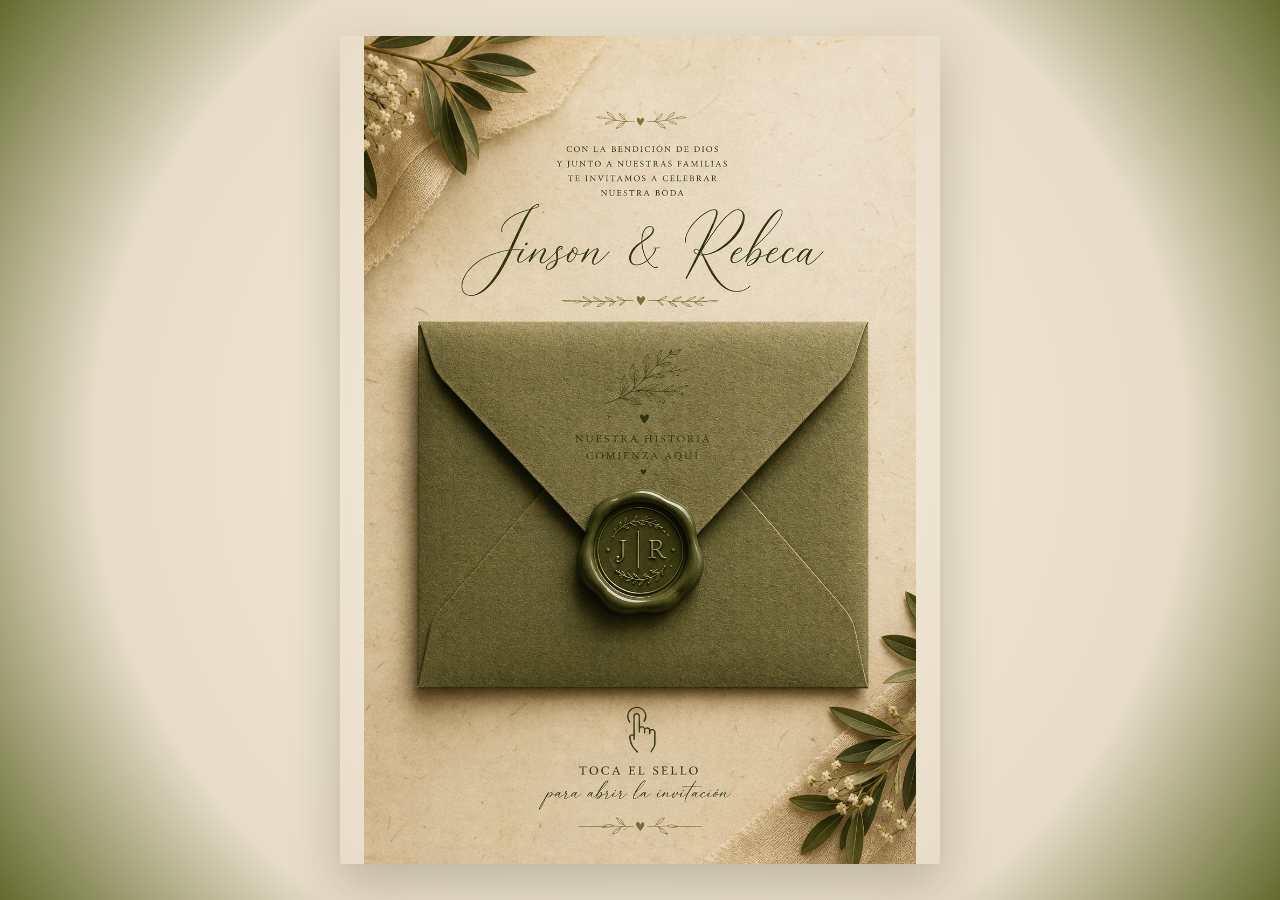
<file: index.html>
<!DOCTYPE html>
<html lang="es">

<head>
    <meta charset="UTF-8">
    <meta name="viewport" content="width=device-width, initial-scale=1.0">

    <title>Jinson & Rebeca | Nuestra Boda</title>

    <link rel="stylesheet" href="css/estilos.css">

    <link rel="preconnect" href="https://fonts.googleapis.com">
    <link rel="preconnect" href="https://fonts.gstatic.com" crossorigin>

    <link
        href="https://fonts.googleapis.com/css2?family=Great+Vibes&display=swap"
        rel="stylesheet"
    >
</head>

<body>

    <!-- =========================================
         PORTADA
    ========================================= -->

    <main class="portada" id="portada">

        <div class="invitacion-imagen">

            <img
                src="img/portada-boda.png"
                alt="Invitación de boda de Jinson y Rebeca"
            >

            <button
                class="zona-sello"
                id="zonaSello"
                onclick="abrirInvitacion()"
                aria-label="Abrir invitación"
            ></button>

        </div>

    </main>


    <!-- =========================================
         INVITACIÓN COMPLETA
    ========================================= -->

    <section class="invitacion" id="invitacion">

        <div class="invitacion-contenido">


            <!-- FOTO DE PORTADA -->

            <div class="foto-portada-invitacion">

                <img
                    src="img/portada-inicial.jpeg"
                    alt="Jinson y Rebeca"
                >

                <svg
                    class="curva-portada"
                    viewBox="0 0 500 60"
                    preserveAspectRatio="none"
                >
                    <path
                        d="M0,0 C150,60 350,60 500,0 L500,60 L0,60 Z"
                        fill="#e7dcc7"
                    ></path>
                </svg>

            </div>


            <!-- NOMBRES -->

            <p class="invitacion-eyebrow">
                Nos casamos
            </p>

            <h1 class="invitacion-nombres">
                Jinson &amp; Rebeca
            </h1>

            <p class="texto-invitacion-especial">
                Invitación especial para
            </p>

            <p class="nombre-invitado" id="nombreInvitado">
                Invitado especial
            </p>


            <!-- REPRODUCTOR -->

            <div class="reproductor-cancion">

                <button
                    class="btn-play"
                    id="btnPlay"
                    onclick="toggleCancion()"
                    aria-label="Reproducir canción"
                >

                    <svg
                        class="icono-play"
                        viewBox="0 0 24 24"
                        width="18"
                        height="18"
                    >
                        <path
                            d="M8 5v14l11-7z"
                            fill="currentColor"
                        ></path>
                    </svg>

                    <svg
                        class="icono-pause"
                        viewBox="0 0 24 24"
                        width="18"
                        height="18"
                        style="display:none;"
                    >
                        <path
                            d="M6 5h4v14H6zM14 5h4v14h-4z"
                            fill="currentColor"
                        ></path>
                    </svg>

                </button>

                <div class="info-cancion">

                    <span class="nombre-cancion">
                        Dale play a nuestra canción
                    </span>

                </div>

                <audio id="audioCancion" loop>

                    <source
                        src="audio/nuestra-cancion.mpeg"
                        type="audio/mpeg"
                    >

                </audio>

            </div>


            <!-- MENSAJE -->

            <p class="invitacion-mensaje">

                Con la bendición de Dios y nuestras familias,
                queremos compartir contigo el día más importante
                de nuestras vidas.

            </p>


            <!-- GALERÍA -->

            <div class="galeria-fotos">

                <div class="foto-polaroid foto-izquierda">

                    <img
                        src="img/foto-1.jpeg"
                        alt="Jinson y Rebeca"
                    >

                </div>

                <div class="foto-polaroid foto-derecha">

                    <img
                        src="img/foto-2.jpeg"
                        alt="Jinson y Rebeca"
                    >

                </div>

            </div>


            <!-- RESERVA -->

            <p class="texto-reserva">
                Reserva la fecha...
            </p>


            <!-- CALENDARIO -->

            <div class="invitacion-fecha">

                <img
                    src="img/calendario.png"
                    alt="Calendario de septiembre de 2026"
                >

            </div>


            <!-- CUENTA REGRESIVA -->

            <div class="franja-olivo">

                <p class="texto-espera">
                    La espera termina en...
                </p>

                <div
                    class="cuenta-regresiva"
                    id="cuentaRegresiva"
                >

                    <div class="unidad">

                        <span class="numero" id="dias">
                            00
                        </span>

                        <span class="etiqueta">
                            Días
                        </span>

                    </div>

                    <div class="unidad">

                        <span class="numero" id="horas">
                            00
                        </span>

                        <span class="etiqueta">
                            Horas
                        </span>

                    </div>

                    <div class="unidad">

                        <span class="numero" id="minutos">
                            00
                        </span>

                        <span class="etiqueta">
                            Min
                        </span>

                    </div>

                    <div class="unidad">

                        <span class="numero" id="segundos">
                            00
                        </span>

                        <span class="etiqueta">
                            Seg
                        </span>

                    </div>

                </div>

            </div>


            <!-- DETALLES -->

            <div class="detalle">

                <h3>
                    Ceremonia y Recepción
                </h3>

                <p>
                    6:00 PM
                </p>

                <p>
                    Eventos M.O.S.K.
                </p>

                <h3>
                    Ubicación
                </h3>

                <p>
                    Santa Isabel, Av. Pasaje
                </p>

                <a
                    class="btn-ver-mapa"
                    href="https://www.google.com/maps/search/?api=1&query=Eventos+M.O.S.K.+Santa+Isabel+Ecuador"
                    target="_blank"
                    rel="noopener noreferrer"
                >
                    Ver mapa
                </a>

                <a
                    class="icono-mapa-link"
                    href="https://www.google.com/maps/search/?api=1&query=Eventos+M.O.S.K.+Santa+Isabel+Ecuador"
                    target="_blank"
                    rel="noopener noreferrer"
                >

                    <img
                        src="img/mapa.png"
                        alt="Ver ubicación en el mapa"
                        class="icono-mapa"
                    >

                </a>

            </div>


            <!-- NOTAS -->

            <div class="grupo-notas">

                <div class="nota-imagen nota-uno">

                    <img
                        src="img/nota1.png"
                        alt="Sugerencia de regalos"
                    >

                </div>

                <div class="nota-imagen nota-dos">

                    <img
                        src="img/nota2.png"
                        alt="Código de vestimenta"
                    >

                </div>

            </div>


            <!-- ÁLBUM -->

            <div class="nota-album">

                <img
                    src="img/Album.png"
                    alt="Álbum de fotos"
                >

            </div>


            <!-- NOTAS IMPORTANTES -->

            <div class="notas-importantes">

                <div class="nota-item">

                    <h4>
                        Nos vemos a tiempo
                    </h4>

                    <p class="nota-destacado">
                        Llegada - 6:00 p.m.
                    </p>

                    <p>
                        Les pedimos llegar puntualmente para contar
                        con tiempo suficiente para su recepción y
                        acomodo antes de la ceremonia.
                    </p>

                </div>


                <div class="nota-item">

                    <h4>
                        Ceremonia sin interrupciones
                    </h4>

                    <p>
                        Durante la ceremonia, agradecemos mantener
                        los teléfonos en silencio y evitar cualquier
                        interrupción.
                    </p>

                </div>


                <div class="nota-item">

                    <h4>
                        Invitación personal
                    </h4>

                    <p>
                        Válida únicamente para las personas indicadas
                        en ella. Agradecemos no añadir acompañantes
                        no confirmados.
                    </p>

                </div>


                <div class="nota-item">

                    <h4>
                        Fotos y videos
                    </h4>

                    <p>
                        Son bienvenidos siempre que no interfieran
                        con la ceremonia ni con el trabajo de nuestros
                        fotógrafos.
                    </p>

                </div>

            </div>


            <!-- ASISTENCIA -->

            <div class="nota-asistencia">

                <img
                    src="img/Asistencia.png"
                    alt="Confirma tu asistencia"
                >

            </div>

            <!-- CONTACTO -->

            <div class="contacto-whatsapp">

                <p>Por favor, contáctanos para confirmar tu asistencia</p>

                <a

                    class="btn-whatsapp"
                    href="https://wa.me/593980926288?text=Hola%2C%20estoy%20aqu%C3%AD%20para%20confirmar%20mi%20asistencia"
                    target="_blank"
                    rel="noopener noreferrer"
                >
                    <svg viewBox="0 0 24 24" width="20" height="20" fill="currentColor">
                        <path d="M17.6 6.32A8.86 8.86 0 0 0 12.05 4C7.5 4 3.8 7.7 3.8 12.25c0 1.45.38 2.85 1.1 4.1L3.75 20.5l4.25-1.12a8.4 8.4 0 0 0 4.05 1.03h.004c4.55 0 8.25-3.7 8.25-8.25a8.2 8.2 0 0 0-2.43-5.84Zm-5.55 12.7h-.003a6.86 6.86 0 0 1-3.5-.96l-.25-.15-2.6.68.7-2.55-.16-.26a6.87 6.87 0 0 1-1.05-3.65c0-3.8 3.1-6.9 6.9-6.9 1.84 0 3.57.72 4.87 2.02a6.83 6.83 0 0 1 2.02 4.87c0 3.8-3.1 6.9-6.9 6.9Zm3.78-5.17c-.2-.1-1.2-.6-1.4-.66-.2-.07-.33-.1-.47.1-.14.2-.55.66-.67.8-.13.14-.25.15-.46.05-.2-.1-.87-.32-1.66-1.03-.6-.55-1.02-1.23-1.14-1.44-.12-.2-.01-.32.09-.42.1-.1.2-.25.3-.37.1-.13.13-.2.2-.35.07-.15.03-.28-.02-.38-.05-.1-.47-1.13-.65-1.55-.17-.4-.34-.35-.47-.36h-.4c-.14 0-.36.05-.55.25-.19.2-.72.7-.72 1.72s.74 2 .84 2.13c.1.14 1.44 2.2 3.5 3.08.49.21.87.34 1.17.43.49.16.94.13 1.29.08.4-.06 1.2-.49 1.37-.96.17-.47.17-.87.12-.96-.05-.09-.18-.14-.38-.24Z"/>
                    </svg>
                    Escríbenos por WhatsApp
                </a>

            </div>

            <!-- FIRMA -->

            <div class="contenido-final">

                <p class="invitacion-firma">
                    Con cariño, Jinson &amp; Rebeca
                </p>

            </div>


        </div>

    </section>


    <!-- JAVASCRIPT -->

    <script src="js/script.js"></script>

</body>

</html>
</file>
<file: css/estilos.css>
/* =========================================================
   CONFIGURACIÓN GENERAL
========================================================= */

* {
    margin: 0;
    padding: 0;
    box-sizing: border-box;
}

html {
    width: 100%;
    min-height: 100%;
    overflow-x: hidden;
    scroll-behavior: smooth;
}

body {
    width: 100%;
    min-height: 100%;
    overflow-x: hidden;

    background: #e8dfcf;

    font-family:
        Georgia,
        "Times New Roman",
        serif;

    color: #4a3f2f;
}


/* =========================================================
   VARIABLES
========================================================= */

:root {

    --verde-oliva: #636B2F;

    --verde-oliva-claro: #7D8544;

    --beige: #f4ecdc;

    --beige-oscuro: #e7dcc7;

    --texto: #4a3f2f;

    --dorado: #a08a5f;

    --sombra:
        0 10px 25px
        rgba(60, 50, 30, 0.18);

}


/* =========================================================
   PORTADA RESPONSIVE
========================================================= */

.portada {

    width: 100%;

    min-height: 100svh;
    min-height: 100dvh;

    display: flex;

    justify-content: center;

    align-items: center;

    padding:
        clamp(
            8px,
            2vw,
            30px
        );

    background:
        radial-gradient(
            circle at center,
            #f4ecdc 0%,
            #e7dcc7 70%,
            #636B2F 100%
        );

    overflow: hidden;
}


/* =========================================================
   CONTENEDOR DE LA INVITACIÓN
========================================================= */

.invitacion-imagen {

    position: relative;

    /*
       El ancho se adapta automáticamente.
       Nunca será mayor a 600px.
    */

    width:
        min(
            90vw,
            600px
        );

    /*
       Evitamos que la imagen sea más alta
       que la pantalla.
    */

    max-height:
        94svh;

    max-height:
        94dvh;

    line-height: 0;

    box-shadow:
        0 20px 50px
        rgba(
            60,
            50,
            30,
            0.25
        );

    overflow: hidden;

    border-radius: 2px;
}


/* =========================================================
   IMAGEN DE PORTADA
========================================================= */

.invitacion-imagen img {

    display: block;

    width: 100%;

    height: auto;

    /*
       Mantiene las proporciones originales
       de portada-boda.png
    */

    max-height:
        94svh;

    max-height:
        94dvh;

    object-fit: contain;

}


/* =========================================================
   ÁREA DEL SELLO
========================================================= */

.zona-sello {

    position: absolute;

    /*
       El centro horizontal siempre será
       exactamente el centro de la imagen.
    */

    left: 50%;

    /*
       Esta posición mantiene el botón
       sobre el sello.
    */

    top: 62%;

    /*
       El tamaño también se adapta.
    */

    width:
        clamp(
            50px,
            15%,
            95px
        );

    aspect-ratio: 1 / 1;

    transform:
        translate(
            -50%,
            -50%
        );

    border: none;

    border-radius: 50%;

    background:
        transparent;

    cursor: pointer;

    z-index: 10;

    transition:
        transform 0.3s ease,
        background 0.3s ease;

    /*
       Evita que el navegador haga
       efectos raros al tocarlo.
    */

    -webkit-tap-highlight-color:
        transparent;

    touch-action: manipulation;
}


/* =========================================================
   EFECTO DEL SELLO
========================================================= */

.zona-sello:hover {

    transform:
        translate(
            -50%,
            -50%
        )
        scale(1.08);

    background:
        rgba(
            255,
            255,
            255,
            0.04
        );
}


/* =========================================================
   CELULARES PEQUEÑOS
   HASTA 380px
========================================================= */

@media (max-width: 380px) {

    .portada {

        padding: 0;

        align-items: center;
    }


    .invitacion-imagen {

        width: 100vw;

        max-width: 100vw;

        max-height: 100dvh;

        border-radius: 0;

        box-shadow: none;
    }


    .invitacion-imagen img {

        width: 100%;

        max-width: 100%;

        max-height: 100dvh;

        height: auto;
    }


    .zona-sello {

        width:
            clamp(
                50px,
                16vw,
                70px
            );
    }

}


/* =========================================================
   CELULARES NORMALES
   381px - 600px
========================================================= */

@media (
    min-width: 381px
) and (
    max-width: 600px
) {

    .portada {

        padding: 0;

        align-items: center;
    }


    .invitacion-imagen {

        width: 100vw;

        max-width: 100vw;

        max-height: 100dvh;

        border-radius: 0;

        box-shadow: none;
    }


    .invitacion-imagen img {

        width: 100%;

        max-height: 100dvh;

        height: auto;
    }


    .zona-sello {

        width:
            clamp(
                55px,
                15vw,
                80px
            );
    }

}


/* =========================================================
   TABLETS
   601px - 1024px
========================================================= */

@media (
    min-width: 601px
) and (
    max-width: 1024px
) {

    .portada {

        padding:
            20px;
    }


    .invitacion-imagen {

        width:
            min(
                78vw,
                600px
            );

        max-height: 92dvh;
    }


    .invitacion-imagen img {

        max-height: 92dvh;
    }


    .zona-sello {

        width:
            clamp(
                60px,
                10vw,
                90px
            );
    }

}


/* =========================================================
   LAPTOP / PC
   DESDE 1025px
========================================================= */

@media (min-width: 1025px) {

    .portada {

        padding:
            25px;
    }


    .invitacion-imagen {

        width:
            min(
                55vw,
                600px
            );

        max-height: 92dvh;
    }


    .invitacion-imagen img {

        max-height: 92dvh;
    }


    .zona-sello {

        width:
            clamp(
                60px,
                7vw,
                90px
            );
    }

}


/* =========================================================
   MONITORES GRANDES
   DESDE 1440px
========================================================= */

@media (min-width: 1440px) {

    .invitacion-imagen {

        width: 580px;

        max-height: 90dvh;
    }


    .invitacion-imagen img {

        max-height: 90dvh;
    }

}


/* =========================================================
   PANTALLAS MUY ALTAS
========================================================= */

@media (
    min-height: 900px
) and (
    max-width: 600px
) {

    .invitacion-imagen {

        width:
            min(
                100vw,
                600px
            );

        max-height: 94dvh;
    }

}


/* =========================================================
   PANTALLAS MUY BAJAS
   EJEMPLO: CELULARES HORIZONTALMENTE
========================================================= */

@media (
    max-height: 600px
) {

    .portada {

        padding:
            5px;
    }


    .invitacion-imagen {

        max-height: 96dvh;
    }


    .invitacion-imagen img {

        max-height: 96dvh;
    }

}


/* =========================================================
   INVITACIÓN
========================================================= */

.invitacion {

    display: none;

    width: 100%;

    min-height: 100vh;

    padding:
        clamp(40px, 7vw, 80px)
        clamp(15px, 4vw, 30px);

    background:
        radial-gradient(
            circle at center,
            #f4ecdc 0%,
            #e7dcc7 70%,
            #d9ccb4 100%
        );

    opacity: 0;
}


.invitacion.visible {

    display: flex;

    justify-content: center;

    animation:
        apareceInvitacion
        1.1s ease forwards;
}


@keyframes apareceInvitacion {

    from {

        opacity: 0;

        transform:
            translateY(20px);
    }

    to {

        opacity: 1;

        transform:
            translateY(0);
    }

}


/* =========================================================
   CONTENIDO CENTRAL
========================================================= */

.invitacion-contenido {

    width: 100%;

    max-width: 520px;

    margin: 0 auto;

    text-align: center;

    color: var(--texto);
}


/* =========================================================
   FOTO DE PORTADA
========================================================= */

.foto-portada-invitacion {

    position: relative;

    width: 100vw;

    margin-top:
        clamp(-80px, -7vw, -40px);

    margin-bottom:
        clamp(25px, 5vw, 40px);

    margin-left: 50%;

    transform:
        translateX(-50%);

    overflow: hidden;
}


.foto-portada-invitacion img {

    display: block;

    width: 100%;

    height:
        clamp(
            250px,
            42vw,
            460px
        );

    object-fit: cover;

    object-position: center;
}


.curva-portada {

    position: absolute;

    bottom: -1px;

    left: 0;

    width: 100%;

    height:
        clamp(
            35px,
            6vw,
            65px
        );

    display: block;
}


/* =========================================================
   NOMBRES
========================================================= */

.invitacion-eyebrow {

    text-transform: uppercase;

    letter-spacing:
        clamp(
            2px,
            0.5vw,
            4px
        );

    font-size:
        clamp(
            0.7rem,
            2vw,
            0.9rem
        );

    color: var(--dorado);

    margin-bottom: 10px;
}


.invitacion-nombres {

    font-family:
        "Great Vibes",
        cursive;

    font-size:
        clamp(
            2.5rem,
            8vw,
            4rem
        );

    line-height: 1;

    font-weight: normal;

    margin-bottom:
        clamp(
            20px,
            4vw,
            30px
        );

    color: var(--verde-oliva);
}


/* =========================================================
   REPRODUCTOR
========================================================= */

.reproductor-cancion {

    display: flex;

    align-items: center;

    justify-content: center;

    gap:
        clamp(
            10px,
            3vw,
            15px
        );

    width: min(
        100%,
        330px
    );

    margin:
        0 auto
        clamp(
            25px,
            5vw,
            40px
        );

    padding:
        9px
        clamp(
            15px,
            4vw,
            22px
        );

    background:
        rgba(
            255,
            255,
            255,
            0.35
        );

    border:
        1px solid
        rgba(
            160,
            138,
            95,
            0.3
        );

    border-radius: 40px;
}


.btn-play {

    display: flex;

    align-items: center;

    justify-content: center;

    width: 35px;

    height: 35px;

    flex-shrink: 0;

    border: none;

    border-radius: 50%;

    background: var(--texto);

    color: var(--beige);

    cursor: pointer;

    transition:
        background 0.3s ease,
        transform 0.3s ease;
}


.btn-play:hover {

    background: #6b5a42;

    transform:
        scale(1.05);
}


.info-cancion {

    display: flex;

    flex-direction: column;

    align-items: flex-start;

    text-align: left;

    line-height: 1.3;

    min-width: 0;
}


.nombre-cancion {

    font-size:
        clamp(
            0.72rem,
            2vw,
            0.85rem
        );

    color: var(--texto);

    white-space: nowrap;
}


/* =========================================================
   ANIMACIÓN REPRODUCTOR
========================================================= */

.reproductor-cancion.sonando .btn-play {

    animation:
        pulsoSuave
        1.4s ease-in-out infinite;
}


@keyframes pulsoSuave {

    0%,
    100% {

        box-shadow:
            0 0 0 0
            rgba(
                74,
                63,
                47,
                0.3
            );
    }

    50% {

        box-shadow:
            0 0 0 8px
            rgba(
                74,
                63,
                47,
                0
            );
    }

}


/* =========================================================
   MENSAJE
========================================================= */

.invitacion-mensaje {

    width: 100%;

    max-width: 470px;

    margin:
        0 auto
        clamp(
            30px,
            6vw,
            45px
        );

    padding:
        0 10px;

    font-size:
        clamp(
            0.9rem,
            2.5vw,
            1.05rem
        );

    line-height: 1.7;
}


/* =========================================================
   GALERÍA
========================================================= */

.galeria-fotos {

    position: relative;

    width: 100%;

    max-width: 520px;

    margin:
        10px auto
        clamp(
            45px,
            8vw,
            65px
        );

    display: flex;

    justify-content: center;

    align-items: center;

    gap:
        clamp(
            4px,
            2vw,
            12px
        );

    overflow: visible;
}


.foto-polaroid {

    position: relative;

    width: 47%;

    max-width: 245px;

    background: #fdfaf3;

    padding:
        clamp(6px, 2vw, 10px)
        clamp(6px, 2vw, 10px)
        clamp(18px, 3vw, 25px);

    box-shadow:
        0 8px 18px
        rgba(
            60,
            50,
            30,
            0.25
        );

    overflow: visible;

    z-index: 2;
}


.foto-polaroid img {

    display: block;

    width: 100%;

    aspect-ratio: 4 / 5;

    object-fit: cover;

    position: relative;

    z-index: 2;
}


/* =========================================================
   RAMA OLIVO
========================================================= */

.foto-derecha::before {

    content: "";

    position: absolute;

    width:
        clamp(
            120px,
            30vw,
            190px
        );

    height:
        clamp(
            160px,
            38vw,
            240px
        );

    background-image:
        url("../img/flor-olivo2.png");

    background-size: contain;

    background-repeat: no-repeat;

    background-position: center;

    right:
        clamp(
            -60px,
            -10vw,
            -30px
        );

    top:
        clamp(
            100px,
            18vw,
            160px
        );

    transform:
        rotate(12deg);

    z-index: -1;

    pointer-events: none;
}


.foto-izquierda {

    transform:
        rotate(-6deg)
        translateY(10px);
}


.foto-derecha {

    transform:
        rotate(6deg)
        translateY(-6px);
}


.foto-polaroid:hover {

    transform:
        rotate(0deg)
        translateY(0)
        scale(1.03);
}


/* =========================================================
   RESERVA
========================================================= */

.texto-reserva {

    font-family:
        "Great Vibes",
        cursive;

    font-size:
        clamp(
            1.8rem,
            6vw,
            2.5rem
        );

    color: var(--verde-oliva);

    margin-bottom: 10px;
}


/* =========================================================
   CALENDARIO
========================================================= */

.invitacion-fecha {

    display: flex;

    justify-content: center;

    align-items: center;

    width: 100%;

    margin:
        10px auto
        clamp(
            30px,
            6vw,
            45px
        );
}


.invitacion-fecha img {

    display: block;

    width: min(
        100%,
        430px
    );

    height: auto;

    object-fit: contain;

    filter:
        drop-shadow(
            0 8px 12px
            rgba(
                60,
                50,
                30,
                0.12
            )
        );
}


/* =========================================================
   FRANJA OLIVO
========================================================= */

.franja-olivo {

    width: 100vw;

    margin:
        clamp(
            25px,
            5vw,
            40px
        ) 0;

    margin-left: 50%;

    transform:
        translateX(-50%);

    padding:
        clamp(
            25px,
            6vw,
            40px
        )
        15px;

    background:
        var(--verde-oliva);

    position: relative;
}


/* =========================================================
   TEXTO ESPERA
========================================================= */

.texto-espera {

    font-family:
        "Great Vibes",
        cursive;

    font-size:
        clamp(
            1.8rem,
            6vw,
            2.5rem
        );

    color: var(--texto);

    margin-bottom: 15px;
}


.franja-olivo .texto-espera {

    color: var(--beige);
}


/* =========================================================
   CUENTA REGRESIVA
========================================================= */

.cuenta-regresiva {

    display: flex;

    justify-content: center;

    align-items: center;

    gap:
        clamp(
            12px,
            5vw,
            25px
        );

    width: 100%;

    color: var(--verde-oliva);
}


.cuenta-regresiva .unidad {

    display: flex;

    flex-direction: column;

    align-items: center;

    min-width:
        clamp(
            45px,
            12vw,
            65px
        );
}


.cuenta-regresiva .numero {

    font-size:
        clamp(
            1.4rem,
            5vw,
            2rem
        );

    font-weight: bold;

    line-height: 1.2;
}


.cuenta-regresiva .etiqueta {

    font-size:
        clamp(
            0.6rem,
            2vw,
            0.75rem
        );

    text-transform: uppercase;

    letter-spacing:
        clamp(
            0.5px,
            0.3vw,
            1px
        );
}


.franja-olivo .cuenta-regresiva {

    color: var(--beige);

    margin-bottom: 0;
}


/* =========================================================
   DETALLES DEL EVENTO
========================================================= */

.detalle {

    width: 100%;

    text-align: center;

    margin-bottom:
        clamp(
            30px,
            6vw,
            50px
        );

    padding:
        0 10px;
}


.detalle h3 {

    font-size:
        clamp(
            1rem,
            3vw,
            1.2rem
        );

    margin-bottom: 8px;

    color: var(--texto);
}


.detalle p {

    font-size:
        clamp(
            0.82rem,
            2.5vw,
            0.95rem
        );

    line-height: 1.6;

    margin-bottom: 3px;
}


/* =========================================================
   BOTÓN MAPA
========================================================= */

.btn-ver-mapa {

    display: inline-block;

    padding:
        10px
        clamp(
            22px,
            6vw,
            30px
        );

    margin:
        15px 0 12px;

    background:
        var(--verde-oliva);

    color:
        var(--beige);

    text-decoration: none;

    border-radius: 30px;

    font-size:
        clamp(
            0.78rem,
            2vw,
            0.9rem
        );

    letter-spacing: 1px;

    transition:
        background 0.3s ease,
        transform 0.3s ease;
}


.btn-ver-mapa:hover {

    background:
        var(--verde-oliva-claro);

    transform:
        translateY(-2px);
}


/* =========================================================
   ICONO MAPA
========================================================= */

.icono-mapa-link {

    display: block;

    width: 100%;

    margin-top: 8px;
}


.icono-mapa {

    display: block;

    width: min(
        75vw,
        270px
    );

    height: auto;

    margin: 0 auto;

    transition:
        transform 0.3s ease;
}


.icono-mapa-link:hover .icono-mapa {

    transform:
        scale(1.08);
}


/* =========================================================
   GRUPO DE NOTAS
========================================================= */

.grupo-notas {

    position: relative;

    display: flex;

    justify-content: center;

    align-items: flex-start;

    width: 100%;

    max-width: 520px;

    margin:
        30px auto
        clamp(
            80px,
            15vw,
            160px
        );

    padding: 0 5px;

    overflow: visible;
}


.nota-imagen {

    position: relative;

    width: 62%;

    max-width: 330px;

    filter:
        drop-shadow(
            0 8px 14px
            rgba(
                60,
                50,
                30,
                0.2
            )
        );

    transition:
        transform 0.3s ease;
}


.nota-imagen img {

    display: block;

    width: 100%;

    height: auto;
}


.nota-uno {

    --pos: -5deg;

    --alto: 0px;

    transform:
        rotate(var(--pos))
        translateY(var(--alto));

    margin-right: -15%;
}


.nota-dos {

    --pos: 4deg;

    --alto:
        clamp(
            100px,
            18vw,
            200px
        );

    transform:
        rotate(var(--pos))
        translateY(var(--alto));

    margin-left: -5%;
}


.nota-uno:hover,
.nota-dos:hover {

    transform:
        rotate(0deg)
        translateY(var(--alto))
        scale(1.03);
}


/* =========================================================
   ÁLBUM
========================================================= */

.nota-album {

    width:
        min(
            80%,
            400px
        );

    margin:
        clamp(
            100px,
            18vw,
            220px
        ) auto
        40px;

    filter:
        drop-shadow(
            0 8px 14px
            rgba(
                60,
                50,
                30,
                0.2
            )
        );

    transition:
        transform 0.3s ease;

    transform:
        rotate(-4deg);
}


.nota-album img {

    display: block;

    width: 100%;

    height: auto;
}


.nota-album:hover {

    transform:
        rotate(0deg)
        scale(1.03);
}


/* =========================================================
   NOTAS IMPORTANTES
========================================================= */

.notas-importantes {

    width: 100%;

    max-width: 400px;

    margin:
        40px auto
        30px;

    padding:
        0 12px;

    text-align: center;
}


.nota-item {

    margin-bottom:
        clamp(
            24px,
            5vw,
            32px
        );
}


.nota-item h4 {

    font-size:
        clamp(
            0.78rem,
            2.5vw,
            0.95rem
        );

    font-weight: bold;

    text-transform: uppercase;

    letter-spacing:
        clamp(
            1px,
            0.4vw,
            1.5px
        );

    color: var(--verde-oliva);

    margin-bottom: 8px;
}


.nota-item p {

    font-size:
        clamp(
            0.78rem,
            2.4vw,
            0.88rem
        );

    line-height: 1.7;

    color: var(--texto);
}


.nota-destacado {

    font-weight: bold;

    margin-bottom:
        4px !important;
}


/* =========================================================
   NOTA ASISTENCIA
========================================================= */

.nota-asistencia {

    position: relative;

    width:
        min(
            100%,
            500px
        );

    margin:
        30px auto
        clamp(
            50px,
            10vw,
            80px
        );

    padding: 0;

    filter:
        drop-shadow(
            0 8px 14px
            rgba(
                60,
                50,
                30,
                0.2
            )
        );

    transform:
        rotate(4deg);

    transition:
        transform 0.3s ease;
}


.nota-asistencia img {

    display: block;

    width: 100%;

    height: auto;
}


.nota-asistencia:hover {

    transform:
        rotate(0deg)
        scale(1.03);
}


/* =========================================================
   BOTÓN RSVP
========================================================= */

.btn-rsvp {

    display: inline-block;

    padding:
        13px
        clamp(
            22px,
            6vw,
            36px
        );

    background:
        var(--verde-oliva);

    color:
        var(--beige);

    border: none;

    text-decoration: none;

    border-radius: 30px;

    font-size:
        clamp(
            0.75rem,
            2.3vw,
            0.95rem
        );

    letter-spacing: 1px;

    cursor: pointer;

    transition:
        background 0.3s ease,
        transform 0.3s ease;
}


.btn-rsvp:hover {

    background:
        var(--verde-oliva-claro);

    transform:
        translateY(-2px);
}


/* =========================================================
   BOTÓN RSVP SOBRE LA IMAGEN
========================================================= */

.btn-rsvp-flotante {

    position: absolute;

    top: 78%;

    left: 51%;

    transform:
        translate(-50%, -50%)
        rotate(4deg);

    white-space: nowrap;

    margin: 0;

    z-index: 5;

    padding:
        clamp(
            8px,
            2vw,
            12px
        )
        clamp(
            16px,
            4vw,
            26px
        );

    font-size:
        clamp(
            0.65rem,
            2vw,
            0.82rem
        );
}


.btn-rsvp-flotante:hover {

    background:
        var(--verde-oliva-claro);

    transform:
        translate(-50%, -50%)
        rotate(4deg)
        scale(1.05);
}


/* =========================================================
   FIRMA
========================================================= */

.contenido-final {

    padding-bottom:
        clamp(
            30px,
            6vw,
            60px
        );
}


.invitacion-firma {

    font-style: italic;

    font-size:
        clamp(
            0.8rem,
            2.5vw,
            0.95rem
        );

    color: #7a6a52;
}


/* =========================================================
   MODAL RSVP
========================================================= */

.modal-rsvp {

    display: none;

    position: fixed;

    inset: 0;

    width: 100%;

    height: 100%;

    background:
        rgba(
            0,
            0,
            0,
            0.55
        );

    z-index: 1000;

    align-items: center;

    justify-content: center;

    padding:
        clamp(
            5px,
            2vw,
            15px
        );
}


.modal-rsvp.visible {

    display: flex;
}


/* =========================================================
   CONTENEDOR MODAL
========================================================= */

.modal-rsvp-contenido {

    position: relative;

    background:
        var(--beige);

    width: 100%;

    max-width: 520px;

    height:
        min(
            92svh,
            800px
        );

    padding:
        25px
        10px
        5px;

    border-radius:
        clamp(
            10px,
            3vw,
            16px
        );

    text-align: center;

    overflow: hidden;

    box-shadow:
        0 20px 50px
        rgba(
            0,
            0,
            0,
            0.3
        );
}


/* =========================================================
   TÍTULO MODAL
========================================================= */

.modal-rsvp-contenido h3 {

    color:
        var(--verde-oliva);

    margin-bottom: 8px;

    font-size:
        clamp(
            1rem,
            3.5vw,
            1.3rem
        );
}


/* =========================================================
   IFRAME GOOGLE FORMS
========================================================= */

.modal-rsvp-contenido iframe {

    display: block;

    width: 100%;

    height:
        calc(
            100% - 45px
        );

    border: none;

    border-radius: 8px;
}


/* =========================================================
   CERRAR MODAL
========================================================= */

.cerrar-modal {

    position: absolute;

    top: 5px;

    right: 10px;

    z-index: 10;

    display: flex;

    align-items: center;

    justify-content: center;

    background:
        var(--beige);

    border: none;

    font-size: 1.8rem;

    line-height: 1;

    color: var(--texto);

    cursor: pointer;

    width: 32px;

    height: 32px;

    border-radius: 50%;
}


.cerrar-modal:hover {

    color:
        var(--verde-oliva);

    transform:
        scale(1.1);
}


/* =========================================================
   CELULARES PEQUEÑOS
   HASTA 380px
========================================================= */

@media (max-width: 380px) {

    .portada {

        padding: 0;
    }


    .invitacion-imagen {

        width: 100vw;

        max-height: 100svh;

        box-shadow: none;
    }


    .invitacion-imagen img {

        width: 100%;

        max-height: 100svh;
    }


    .invitacion {

        padding-left: 10px;

        padding-right: 10px;
    }


    .invitacion-nombres {

        font-size: 2.35rem;
    }


    .galeria-fotos {

        gap: 3px;
    }


    .foto-polaroid {

        padding:
            5px 5px 16px;
    }


    .foto-derecha::before {

        width: 110px;

        height: 150px;

        right: -45px;

        top: 90px;
    }


    .grupo-notas {

        padding: 0;

        margin-bottom: 100px;
    }


    .nota-imagen {

        width: 64%;
    }


    .nota-uno {

        margin-right: -18%;
    }


    .nota-dos {

        --alto: 90px;

        margin-left: -8%;
    }


    .nota-album {

        width: 70%;

        margin-top: 120px;
    }


    .nota-asistencia {

        width: 82%;
    }


    .btn-rsvp-flotante {

        left: 57%;

        padding:
            8px 15px;

        font-size: 0.65rem;
    }


    .cuenta-regresiva {

        gap: 8px;
    }


    .cuenta-regresiva .unidad {

        min-width: 42px;
    }

}


/* =========================================================
   CELULARES
   381px - 600px
========================================================= */

@media (
    min-width: 381px
) and (
    max-width: 600px
) {

    .portada {

        align-items: center;

        padding: 0;
    }


    .invitacion-imagen {

        width: 100vw;

        box-shadow: none;
    }


    .foto-portada-invitacion img {

        height: 300px;
    }


    .grupo-notas {

        margin-bottom: 120px;
    }

}


/* =========================================================
   TABLETS
   601px - 1024px
========================================================= */

@media (
    min-width: 601px
) and (
    max-width: 1024px
) {

    .invitacion-contenido {

        max-width: 560px;
    }


    .invitacion-imagen {

        width: min(
            75vw,
            600px
        );
    }


    .foto-portada-invitacion img {

        height:
            clamp(
                350px,
                45vw,
                500px
            );
    }


    .grupo-notas {

        max-width: 600px;
    }


    .nota-imagen {

        max-width: 350px;
    }


    .nota-album {

        max-width: 420px;
    }

}


/* =========================================================
   LAPTOP / PC
   DESDE 1025px
========================================================= */

@media (min-width: 1025px) {

    .portada {

        padding: 30px;
    }


    .invitacion-imagen {

        width: min(
            55vw,
            600px
        );
    }


    .invitacion-contenido {

        max-width: 540px;
    }


    .foto-portada-invitacion img {

        height:
            clamp(
                400px,
                32vw,
                500px
            );
    }

}


/* =========================================================
   MONITORES GRANDES
   DESDE 1440px
========================================================= */

@media (min-width: 1440px) {

    .invitacion-imagen {

        width: 580px;
    }


    .invitacion-contenido {

        max-width: 560px;
    }

}


/* =========================================================
   EVITAR MOVIMIENTO HORIZONTAL
========================================================= */

img,
svg,
iframe {

    max-width: 100%;
}


button,
a {

    -webkit-tap-highlight-color:
        transparent;
}


/* =========================================================
   DISPOSITIVOS TÁCTILES
========================================================= */

@media (hover: none) {

    .foto-polaroid:hover,
    .nota-imagen:hover,
    .nota-album:hover,
    .nota-asistencia:hover {

        transform: none;
    }


    .btn-ver-mapa:hover,
    .btn-rsvp:hover,
    .btn-rsvp-flotante:hover {

        transform:
            translate(-50%, -50%);
    }

}

/* =========================================================
   ANIMACIÓN DEL SELLO DE CERA
========================================================= */

.zona-sello.abriendo {

    animation:
        girarSello
        0.8s ease forwards;
}


@keyframes girarSello {

    0% {

        transform:
            translate(-50%, -50%)
            scale(1)
            rotate(0deg);

        opacity: 1;
    }

    60% {

        transform:
            translate(-50%, -50%)
            scale(1.4)
            rotate(180deg);

        opacity: 0.6;
    }

    100% {

        transform:
            translate(-50%, -50%)
            scale(2)
            rotate(360deg);

        opacity: 0;
    }

}


/* =========================================================
   ANIMACIÓN DE CIERRE DE LA PORTADA
========================================================= */

.portada.cerrando {

    animation:
        desvanecerPortada
        0.9s ease forwards;
}


@keyframes desvanecerPortada {

    from {

        opacity: 1;

        transform:
            scale(1);
    }

    to {

        opacity: 0;

        transform:
            scale(1.05);
    }

}

/* =========================================================
   INVITACIÓN ESPECIAL
========================================================= */

.texto-invitacion-especial {

    font-family:
        Georgia,
        "Times New Roman",
        serif;

    font-size:
        clamp(
            0.75rem,
            2.2vw,
            0.9rem
        );

    color:
        var(--dorado);

    font-style: italic;

    margin:
        0 auto 4px;

    letter-spacing:
        0.5px;

}


.nombre-invitado {

    font-family:
        Georgia,
        "Times New Roman",
        serif;

    font-size:
        clamp(
            0.95rem,
            2.8vw,
            1.15rem
        );

    color:
        var(--verde-oliva);

    font-weight: bold;

    letter-spacing:
        0.5px;

    line-height: 1.4;

    margin:
        0 auto
        clamp(
            25px,
            5vw,
            35px
        );

    padding:
        0 15px;

}

/* =========================================================
   CONTACTO WHATSAPP
========================================================= */

.contacto-whatsapp {

    width: 100%;

    max-width: 380px;

    margin:
        0 auto
        clamp(30px, 6vw, 45px);

    text-align: center;

}


.contacto-whatsapp p {

    font-size:
        clamp(0.82rem, 2.3vw, 0.92rem);

    color: var(--texto);

    margin-bottom: 14px;

}


.btn-whatsapp {

    display: inline-flex;

    align-items: center;

    justify-content: center;

    gap: 8px;

    padding:
        11px
        clamp(20px, 5vw, 30px);

    background: #25D366;

    color: #ffffff;

    text-decoration: none;

    border-radius: 30px;

    font-size:
        clamp(0.78rem, 2.2vw, 0.9rem);

    letter-spacing: 0.5px;

    transition:
        background 0.3s ease,
        transform 0.3s ease;

}


.btn-whatsapp:hover {

    background: #1ebe57;

    transform: translateY(-2px);

}
</file>
